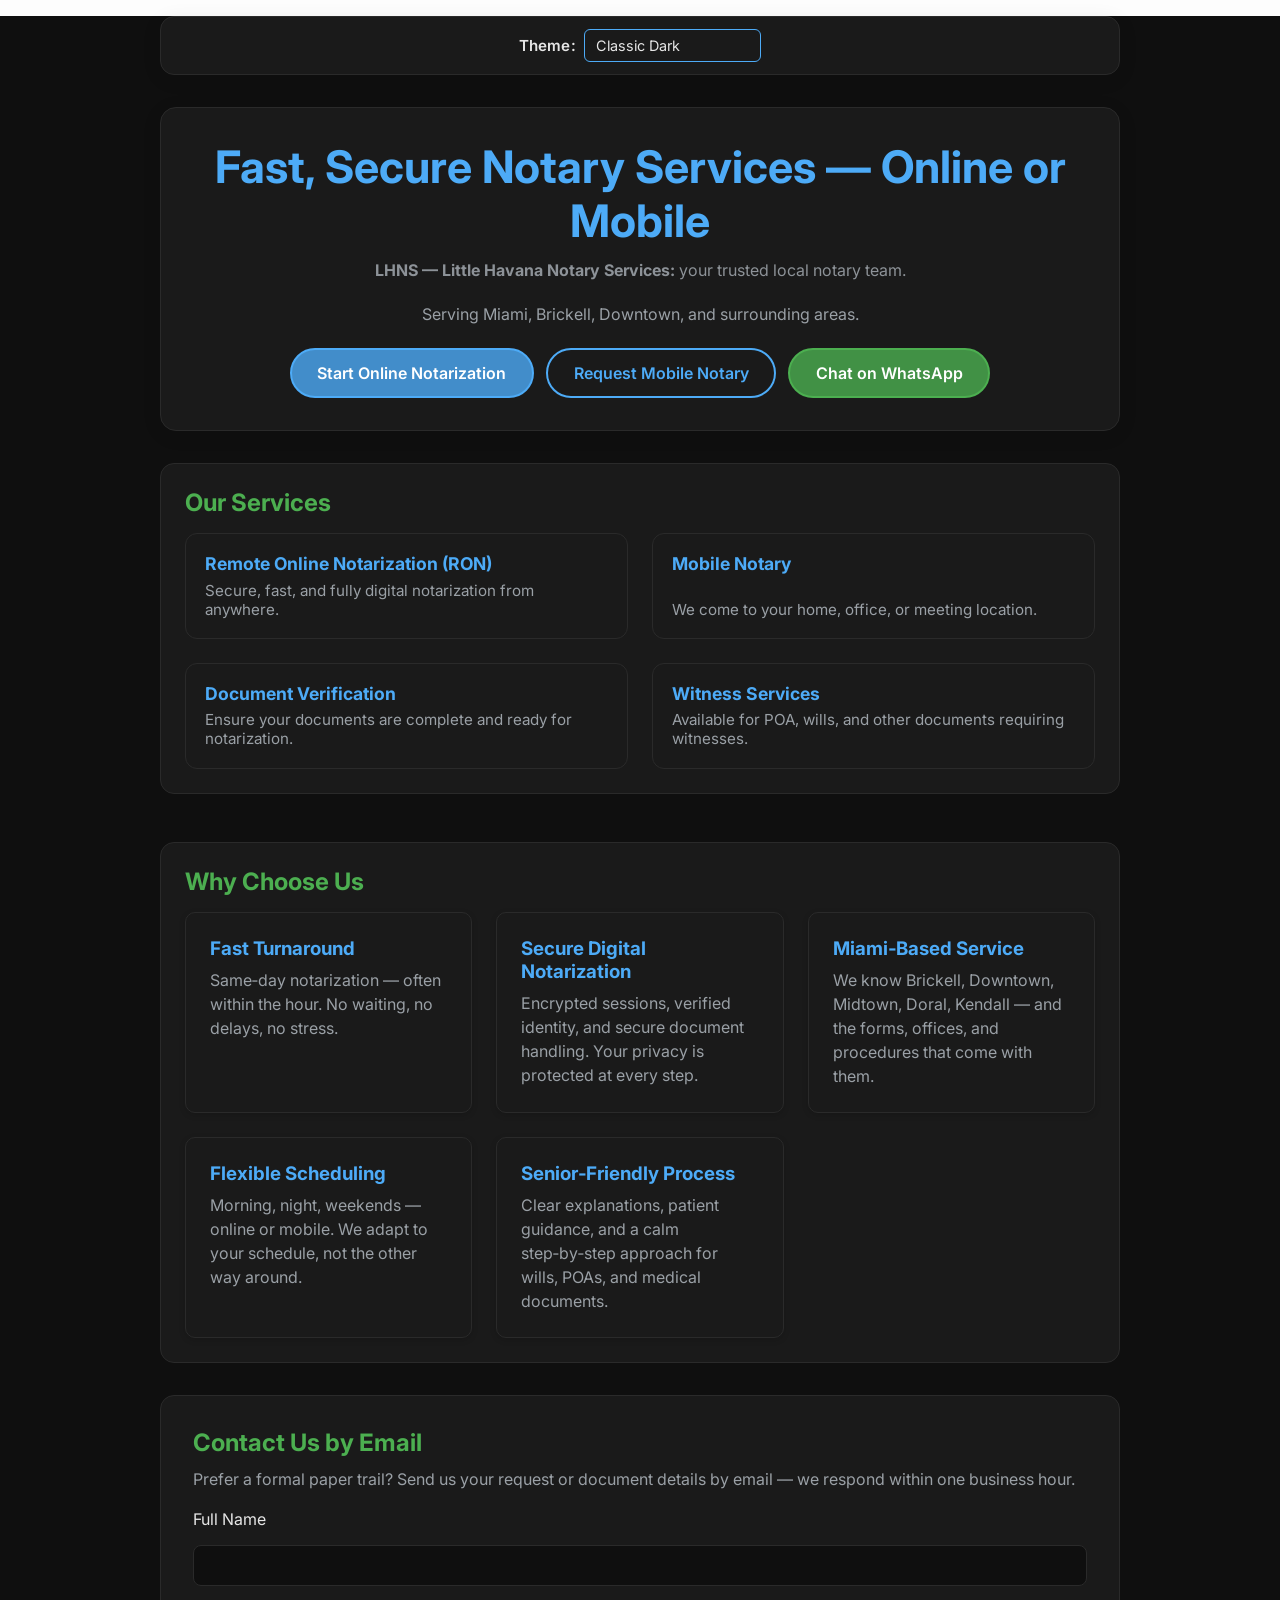
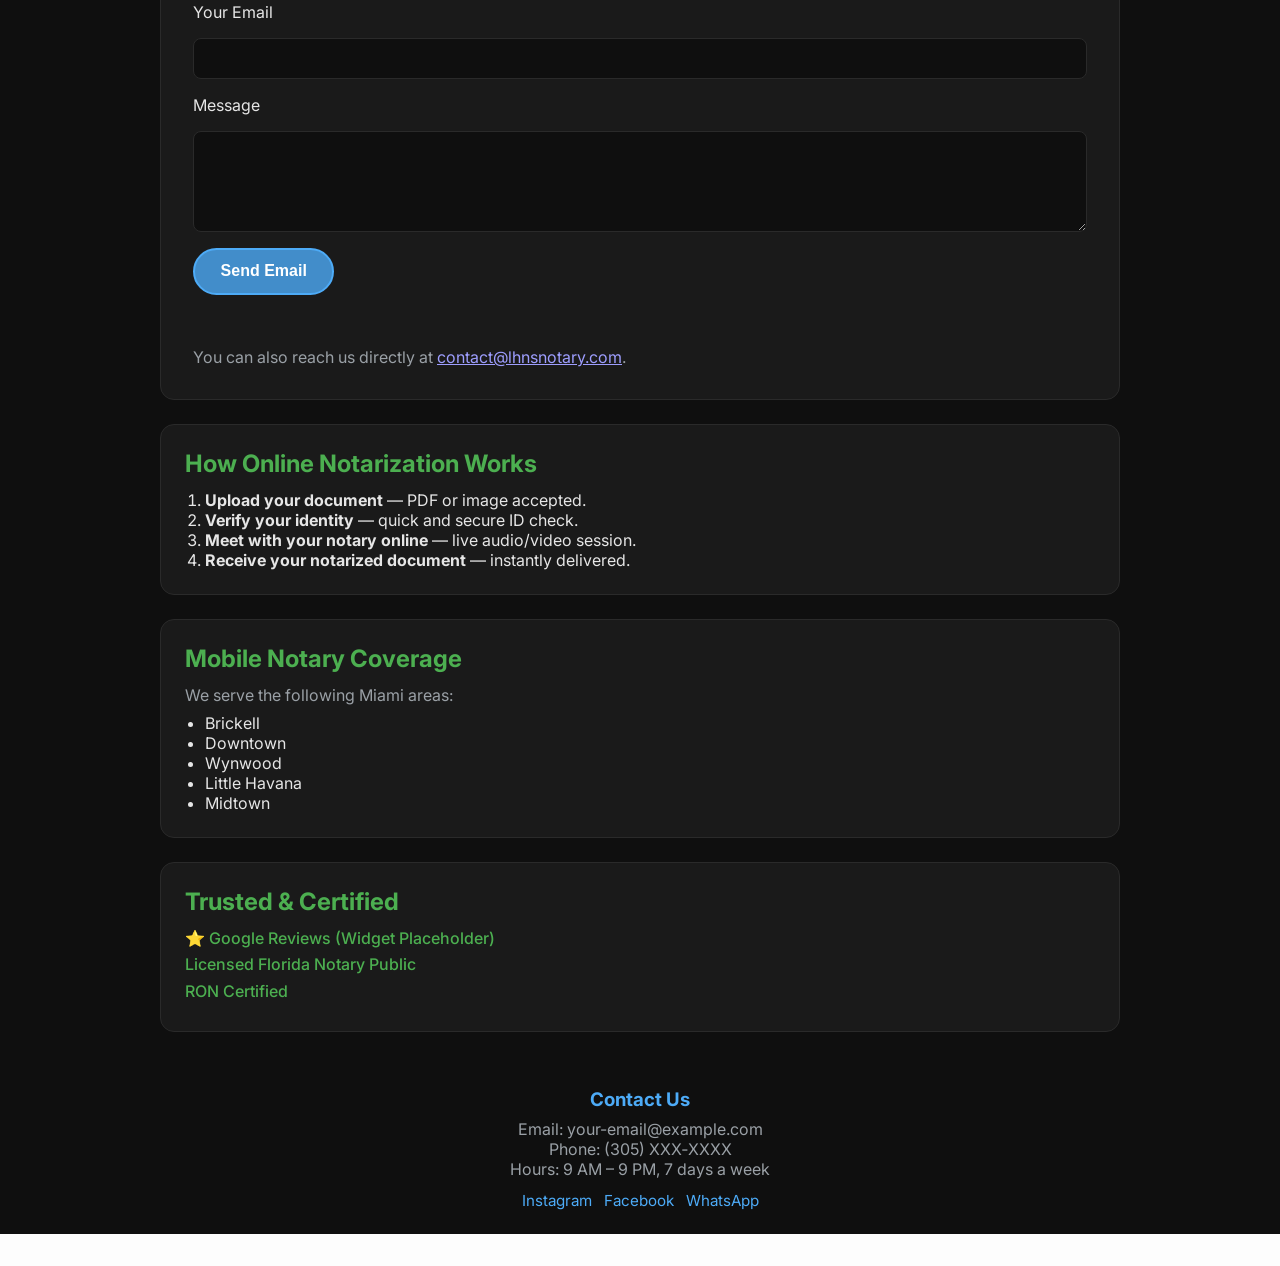
<file: index.html>
<!DOCTYPE html>
<html lang="en">
<head>
    <meta charset="UTF-8">
    <meta name="viewport" content="width=device-width, initial-scale=1.0">
    <title>Fast, Secure Notary Services — Online or Mobile | Miami</title>
    <link rel="stylesheet" href="assets/css/style.css">
    <link rel="icon" type="image/png" href="assets/img/Gemini_Generated_Image_ox1azzox1azzox1a.png">

    
</head>

<body>
    <div class="theme-selector">
    <label for="theme">Theme:</label>
        <select id="theme">
            <option value="classic-dark">Classic Dark</option>
            <option value="miami-dark">Miami Dark</option>
            <option value="miami-solarized">Miami Solarized</option>
            <option value="brickell-neon">Brickell Neon</option>
            <option value="brickell-neon-solarized">Brickell Neon Solarized</option>
        </select>
    </div>
    <!-- HERO SECTION -->
<!-- HERO SECTION -->
        <header>
            <h1>Fast, Secure Notary Services — Online or Mobile</h1>
            <p class="lhns-tagline"><strong>LHNS — Little Havana Notary Services:</strong> your trusted local notary team.</p>

            <p>Serving Miami, Brickell, Downtown, and surrounding areas.</p>

            <div class="hero-buttons">
                <a href="pages/scheduler.html" class="btn-primary">Start Online Notarization</a>
                <a href="pages/scheduler.html" class="btn-secondary">Request Mobile Notary</a>
                <a href="https://wa.me/17864864799" class="btn-whatsapp">Chat on WhatsApp</a>
            </div>
        </header>



    <!-- QUICK SERVICE CARDS -->
    <section id="quick-services">
        <h2>Our Services</h2>
        <div class="service-grid">
            <div class="service-card">
                <h3>Remote Online Notarization (RON)</h3>
                <p>Secure, fast, and fully digital notarization from anywhere.</p>
            </div>

            <div class="service-card">
                <h3>Mobile Notary</h3>
                <p>We come to your home, office, or meeting location.</p>
            </div>

            <div class="service-card">
                <h3>Document Verification</h3>
                <p>Ensure your documents are complete and ready for notarization.</p>
            </div>

            <div class="service-card">
                <h3>Witness Services</h3>
                <p>Available for POA, wills, and other documents requiring witnesses.</p>
            </div>
    </div>
    </section>


    <!-- WHY CHOOSE US -->
    <section id="why-us">
    <h2>Why Choose Us</h2>

        <div class="why-grid">

            <div class="why-card">
            <h3>Fast Turnaround</h3>
            <p>Same‑day notarization — often within the hour. No waiting, no delays, no stress.</p>
            </div>

            <div class="why-card">
            <h3>Secure Digital Notarization</h3>
            <p>Encrypted sessions, verified identity, and secure document handling. Your privacy is protected at every step.</p>
            </div>

            <div class="why-card">
            <h3>Miami‑Based Service</h3>
            <p>We know Brickell, Downtown, Midtown, Doral, Kendall — and the forms, offices, and procedures that come with them.</p>
            </div>

            <div class="why-card">
            <h3>Flexible Scheduling</h3>
            <p>Morning, night, weekends — online or mobile. We adapt to your schedule, not the other way around.</p>
            </div>

            <div class="why-card">
            <h3>Senior‑Friendly Process</h3>
            <p>Clear explanations, patient guidance, and a calm step‑by‑step approach for wills, POAs, and medical documents.</p>
            </div>

        </div>
    </section>


    <section id="email-contact">
        <h2>Contact Us by Email</h2>
        <p>Prefer a formal paper trail? Send us your request or document details by email — we respond within one business hour.</p>
        <br>       
        <form id="emailForm" action="https://formspree.io/f/xeeynbkn" method="POST">
            <label for="name">Full Name</label>
            <input type="text" id="name" name="name" required>

            <label for="email">Your Email</label>
            <input type="email" id="email" name="_replyto" required>

            <label for="message">Message</label>
            <textarea id="message" name="message" rows="5" required></textarea>

            <button type="submit" class="btn-primary">Send Email</button>
            <br>
        </form>

        <p class="email-note">You can also reach us directly at <a href="mailto:contact@lhnsnotary.com">contact@lhnsnotary.com</a>.</p>
    </section>

    <!-- HOW RON WORKS -->
    <section id="how-ron-works">
        <h2>How Online Notarization Works</h2>

        <ol>
            <li><strong>Upload your document</strong> — PDF or image accepted.</li>
            <li><strong>Verify your identity</strong> — quick and secure ID check.</li>
            <li><strong>Meet with your notary online</strong> — live audio/video session.</li>
            <li><strong>Receive your notarized document</strong> — instantly delivered.</li>
        </ol>
    </section>


    <!-- MOBILE COVERAGE MAP -->
    <section id="coverage">
        <h2>Mobile Notary Coverage</h2>
        <p>We serve the following Miami areas:</p>

        <ul>
            <li>Brickell</li>
            <li>Downtown</li>
            <li>Wynwood</li>
            <li>Little Havana</li>
            <li>Midtown</li>
        </ul>
    </section>


    <!-- TRUST SIGNALS -->
    <section id="trust">
        <h2>Trusted & Certified</h2>

        <div class="trust-items">
            <p>⭐ Google Reviews (Widget Placeholder)</p>
            <p>Licensed Florida Notary Public</p>
            <p>RON Certified</p>
        </div>
    </section>


    <!-- FOOTER -->
    <footer>
        <h3>Contact Us</h3>
        <p>Email: your-email@example.com</p>
        <p>Phone: (305) XXX‑XXXX</p>
        <p>Hours: 9 AM – 9 PM, 7 days a week</p>

        <div class="social-links">
            <a href="#">Instagram</a>
            <a href="#">Facebook</a>
            <a href="#">WhatsApp</a>
        </div>
    </footer>

    <script src="assets/js/theme.js" defer></script>
    <script src="assets/js/form.js" defer></script>

</body>
</html>
</file>
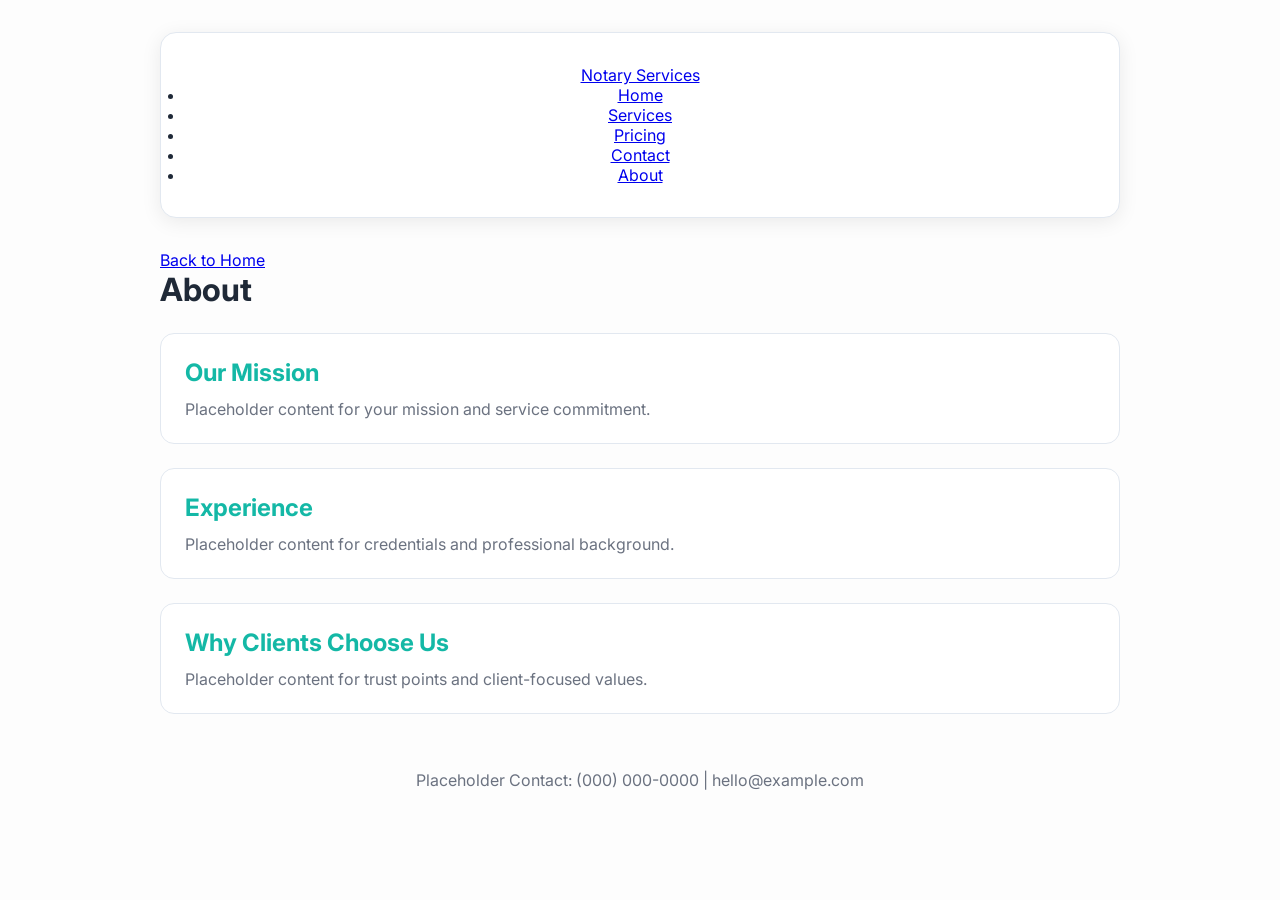
<file: pages/about.html>
<!doctype html>
<html lang="en">
  <head>
    <meta charset="UTF-8" />
    <meta name="viewport" content="width=device-width, initial-scale=1.0" />
    <title>About | Notary Services</title>
    <link rel="stylesheet" href="../assets/css/style.css" />
  </head>
  <body>
    <header class="site-header">
      <div class="container header-inner">
        <a class="brand" href="../index.html">Notary Services</a>
        <nav aria-label="Main navigation">
          <ul class="nav-list">
            <li><a href="../index.html">Home</a></li>
            <li><a href="services.html">Services</a></li>
            <li><a href="pricing.html">Pricing</a></li>
            <li><a href="contact.html">Contact</a></li>
            <li><a href="about.html" aria-current="page">About</a></li>
          </ul>
        </nav>
      </div>
    </header>

    <main class="page-main">
      <div class="container">
        <p><a href="../index.html">Back to Home</a></p>
        <h1 class="page-title">About</h1>

        <section class="page-section">
          <h2>Our Mission</h2>
          <p>Placeholder content for your mission and service commitment.</p>
        </section>

        <section class="page-section">
          <h2>Experience</h2>
          <p>Placeholder content for credentials and professional background.</p>
        </section>

        <section class="page-section">
          <h2>Why Clients Choose Us</h2>
          <p>Placeholder content for trust points and client-focused values.</p>
        </section>
      </div>
    </main>

    <footer class="site-footer">
      <div class="container">
        <p>Placeholder Contact: (000) 000-0000 | hello@example.com</p>
      </div>
    </footer>
    <script src="../assets/js/theme.js" defer></script>
  </body>
</html>
</file>
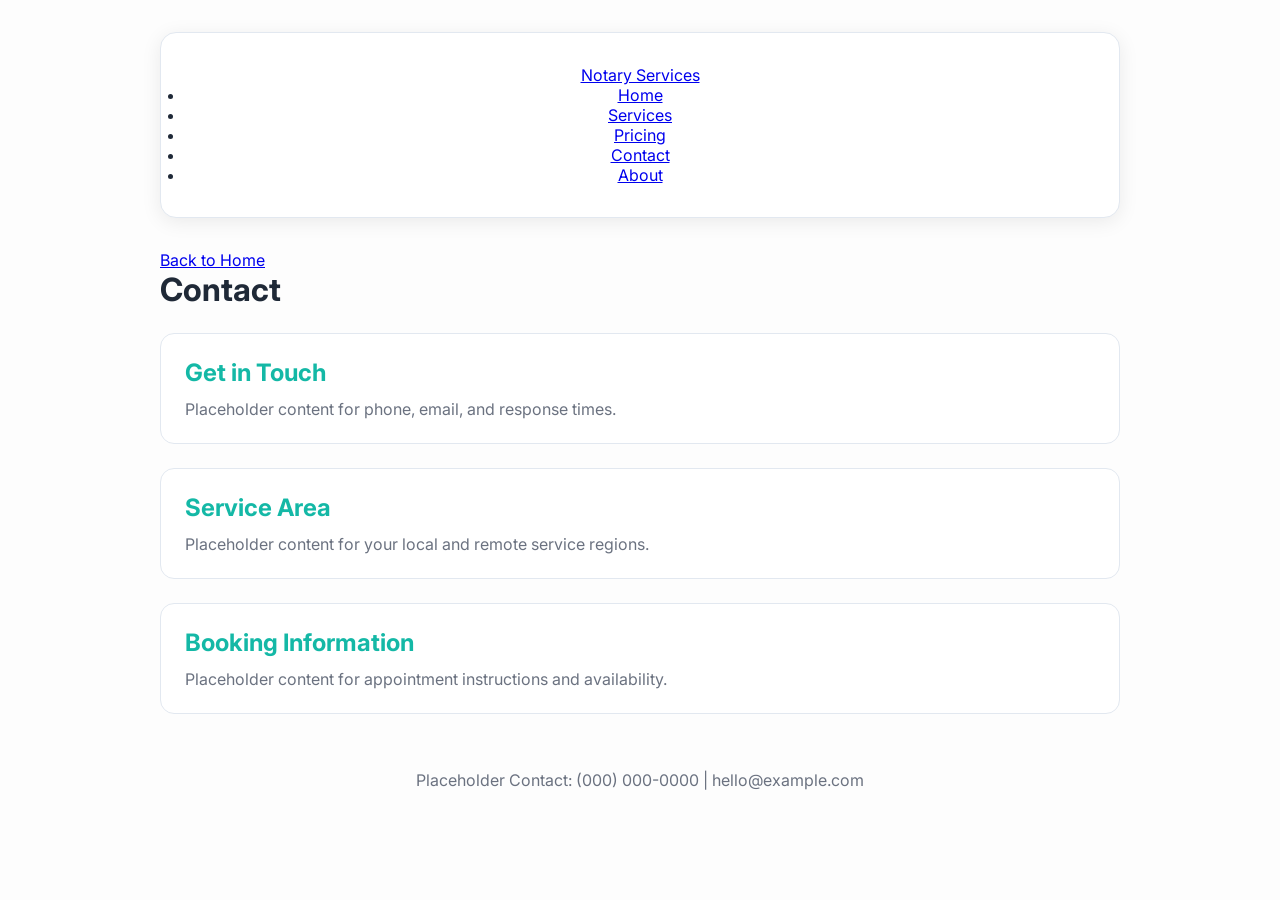
<file: pages/contact.html>
<!doctype html>
<html lang="en">
  <head>
    <meta charset="UTF-8" />
    <meta name="viewport" content="width=device-width, initial-scale=1.0" />
    <title>Contact | Notary Services</title>
    <link rel="stylesheet" href="../assets/css/style.css" />
  </head>
  <body>
    <header class="site-header">
      <div class="container header-inner">
        <a class="brand" href="../index.html">Notary Services</a>
        <nav aria-label="Main navigation">
          <ul class="nav-list">
            <li><a href="../index.html">Home</a></li>
            <li><a href="services.html">Services</a></li>
            <li><a href="pricing.html">Pricing</a></li>
            <li><a href="contact.html" aria-current="page">Contact</a></li>
            <li><a href="about.html">About</a></li>
          </ul>
        </nav>
      </div>
    </header>

    <main class="page-main">
      <div class="container">
        <p><a href="../index.html">Back to Home</a></p>
        <h1 class="page-title">Contact</h1>

        <section class="page-section">
          <h2>Get in Touch</h2>
          <p>Placeholder content for phone, email, and response times.</p>
        </section>

        <section class="page-section">
          <h2>Service Area</h2>
          <p>Placeholder content for your local and remote service regions.</p>
        </section>

        <section class="page-section">
          <h2>Booking Information</h2>
          <p>Placeholder content for appointment instructions and availability.</p>
        </section>
      </div>
    </main>

    <footer class="site-footer">
      <div class="container">
        <p>Placeholder Contact: (000) 000-0000 | hello@example.com</p>
      </div>
    </footer>
    <script src="../assets/js/theme.js" defer></script>
  </body>
</html>
</file>
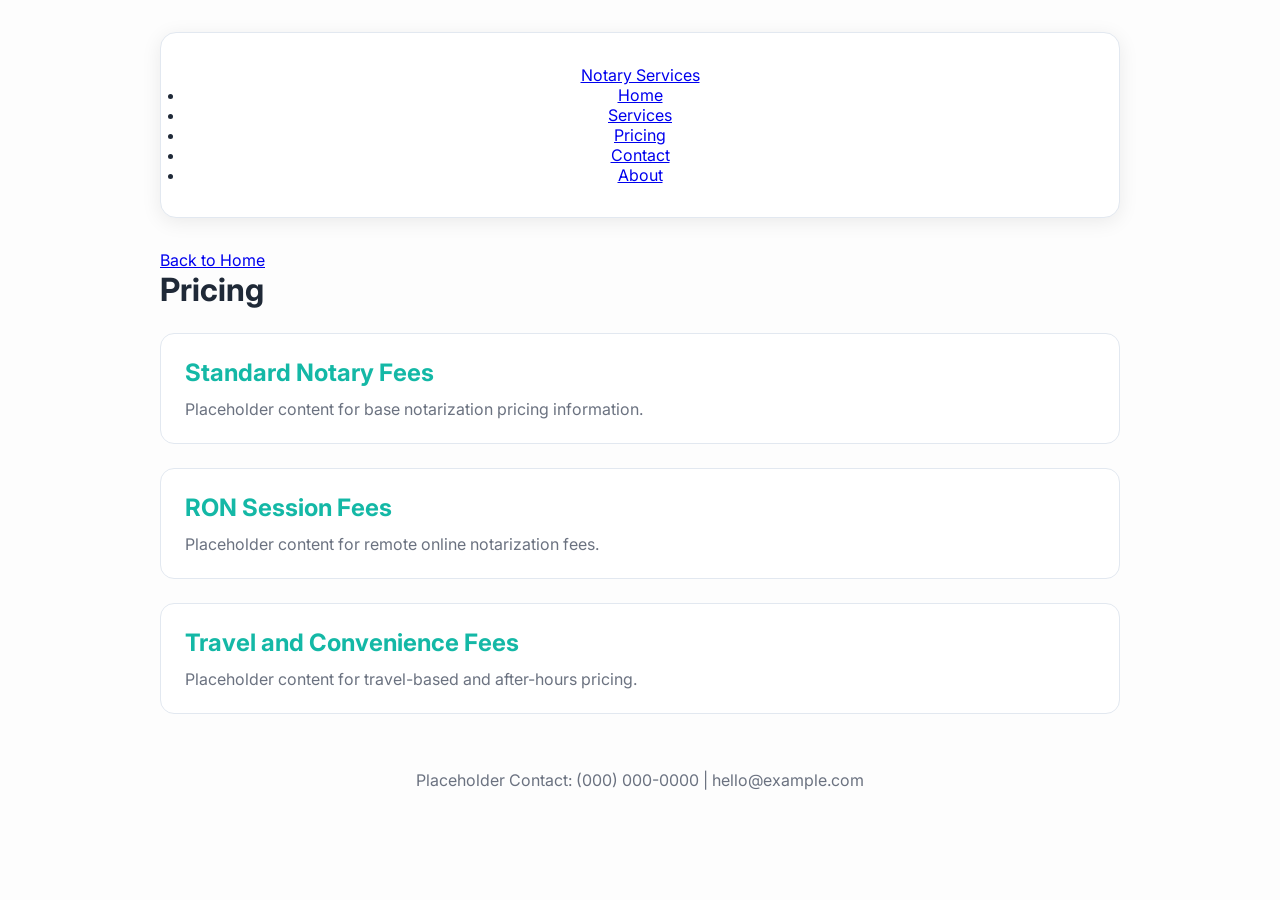
<file: pages/pricing.html>
<!doctype html>
<html lang="en">
  <head>
    <meta charset="UTF-8" />
    <meta name="viewport" content="width=device-width, initial-scale=1.0" />
    <title>Pricing | Notary Services</title>
    <link rel="stylesheet" href="../assets/css/style.css" />
  </head>
  <body>
    <header class="site-header">
      <div class="container header-inner">
        <a class="brand" href="../index.html">Notary Services</a>
        <nav aria-label="Main navigation">
          <ul class="nav-list">
            <li><a href="../index.html">Home</a></li>
            <li><a href="services.html">Services</a></li>
            <li><a href="pricing.html" aria-current="page">Pricing</a></li>
            <li><a href="contact.html">Contact</a></li>
            <li><a href="about.html">About</a></li>
          </ul>
        </nav>
      </div>
    </header>

    <main class="page-main">
      <div class="container">
        <p><a href="../index.html">Back to Home</a></p>
        <h1 class="page-title">Pricing</h1>

        <section class="page-section">
          <h2>Standard Notary Fees</h2>
          <p>Placeholder content for base notarization pricing information.</p>
        </section>

        <section class="page-section">
          <h2>RON Session Fees</h2>
          <p>Placeholder content for remote online notarization fees.</p>
        </section>

        <section class="page-section">
          <h2>Travel and Convenience Fees</h2>
          <p>Placeholder content for travel-based and after-hours pricing.</p>
        </section>
      </div>
    </main>

    <footer class="site-footer">
      <div class="container">
        <p>Placeholder Contact: (000) 000-0000 | hello@example.com</p>
      </div>
    </footer>
    <script src="../assets/js/theme.js" defer></script>
  </body>
</html>
</file>
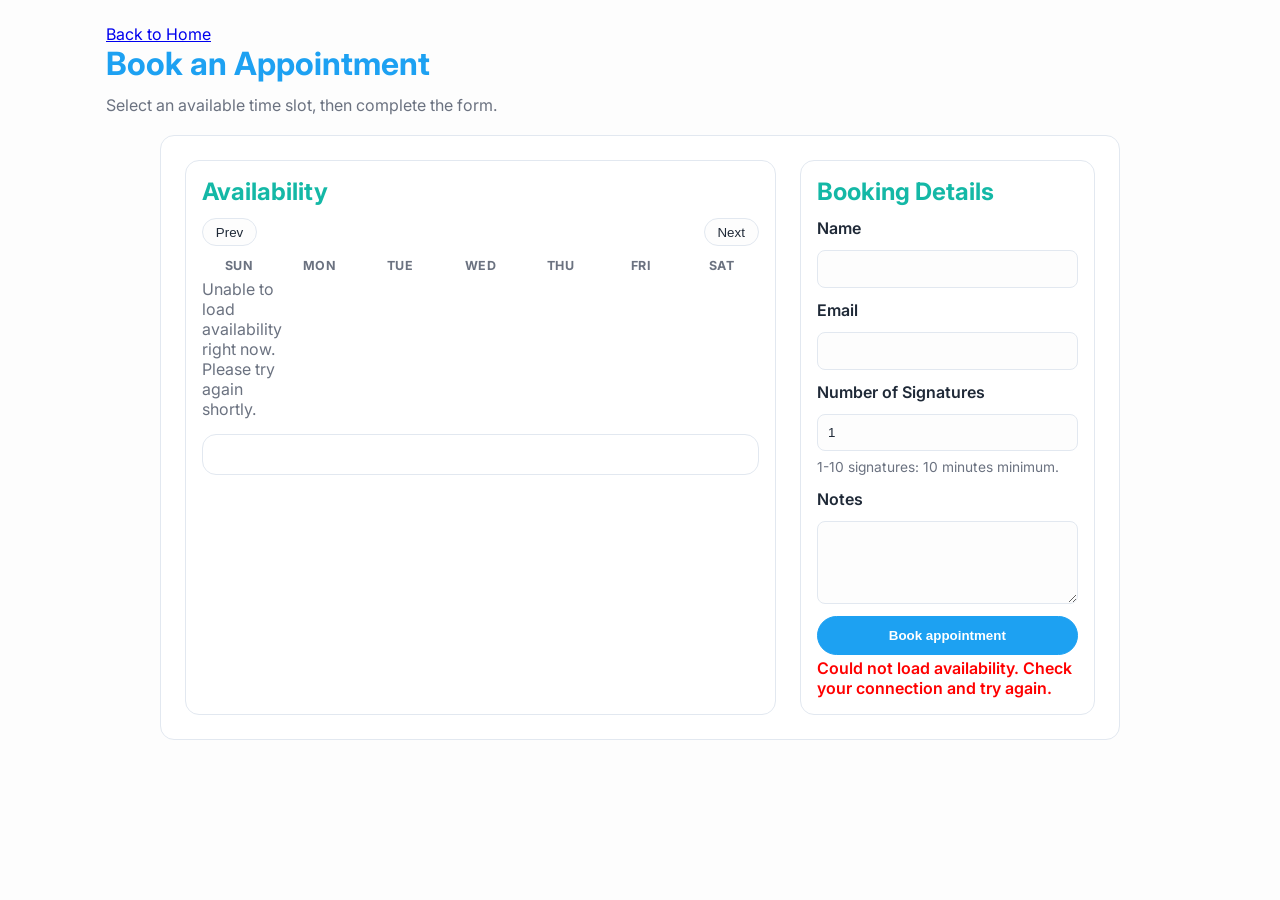
<file: pages/scheduler.html>
<!doctype html>
<html lang="en">
  <head>
    <meta charset="UTF-8" />
    <meta name="viewport" content="width=device-width, initial-scale=1.0" />
    <title>Scheduler | Notary Services</title>
    <link rel="stylesheet" href="../assets/css/style.css" />
    <link rel="stylesheet" href="../assets/css/scheduler.css" />
  </head>
  <body>
    <main class="scheduler-main">
      <p><a href="../index.html">Back to Home</a></p>
      <h1>Book an Appointment</h1>
      <p>Select an available time slot, then complete the form.</p>

      <section class="scheduler-layout" aria-label="Appointment scheduler">
        <div class="calendar-panel">
          <h2>Availability</h2>
          <div class="calendar-toolbar" aria-label="Calendar navigation">
            <button id="prevMonth" type="button" class="month-nav" aria-label="Previous month">Prev</button>
            <p id="monthLabel" class="month-label" aria-live="polite"></p>
            <button id="nextMonth" type="button" class="month-nav" aria-label="Next month">Next</button>
          </div>

          <div class="calendar-weekdays" aria-hidden="true">
            <span>Sun</span>
            <span>Mon</span>
            <span>Tue</span>
            <span>Wed</span>
            <span>Thu</span>
            <span>Fri</span>
            <span>Sat</span>
          </div>

          <div id="calendar" class="calendar-grid" aria-live="polite"></div>

          <section id="daySlots" class="day-slots" aria-live="polite"></section>
        </div>

        <div class="booking-panel">
          <h2>Booking Details</h2>
          <form id="bookingForm">
            <label for="name">Name</label>
            <input id="name" name="name" type="text" required />

            <label for="email">Email</label>
            <input id="email" name="email" type="email" required />

            <label for="signatureCount">Number of Signatures</label>
            <input id="signatureCount" name="signatureCount" type="number" min="1" step="1" value="1" required />
            <p id="durationHint" class="duration-hint" aria-live="polite"></p>

            <label for="notes">Notes</label>
            <textarea id="notes" name="notes" rows="4"></textarea>

            <input id="selectedDatetime" name="selectedDatetime" type="hidden" />

            <button type="submit">Book appointment</button>
          </form>

          <div id="loadingOverlay" aria-hidden="true">
            <img src="../assets/img/spinner.webp" alt="Loading..." />
          </div>

          <p id="message" role="status" aria-live="polite"></p>
        </div>
      </section>
    </main>

    <script src="../assets/js/theme.js" defer></script>
    <script src="../assets/js/scheduler.js" defer></script>
  </body>
</html>
</file>
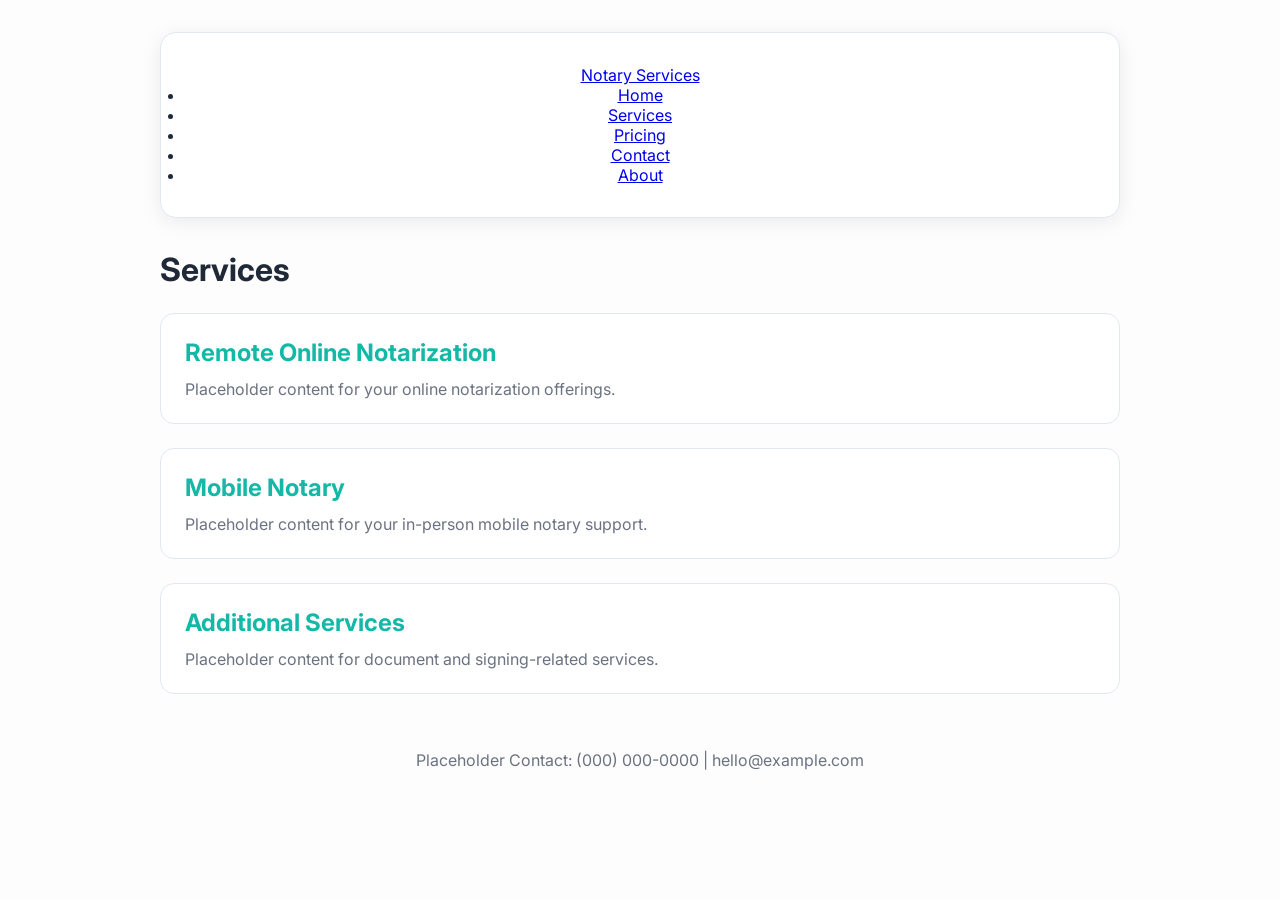
<file: pages/services.html>
<!doctype html>
<html lang="en">
  <head>
    <meta charset="UTF-8" />
    <meta name="viewport" content="width=device-width, initial-scale=1.0" />
    <title>Services | Notary Services</title>
    <link rel="stylesheet" href="../assets/css/style.css" />
  </head>
  <body>
    <header class="site-header">
      <div class="container header-inner">
        <a class="brand" href="../index.html">Notary Services</a>
        <nav aria-label="Main navigation">
          <ul class="nav-list">
            <li><a href="../index.html">Home</a></li>
            <li><a href="services.html" aria-current="page">Services</a></li>
            <li><a href="pricing.html">Pricing</a></li>
            <li><a href="contact.html">Contact</a></li>
            <li><a href="about.html">About</a></li>
          </ul>
        </nav>
      </div>
    </header>

    <main class="page-main">
      <div class="container">
        <h1 class="page-title">Services</h1>

        <section class="page-section">
          <h2>Remote Online Notarization</h2>
          <p>Placeholder content for your online notarization offerings.</p>
        </section>

        <section class="page-section">
          <h2>Mobile Notary</h2>
          <p>Placeholder content for your in-person mobile notary support.</p>
        </section>

        <section class="page-section">
          <h2>Additional Services</h2>
          <p>Placeholder content for document and signing-related services.</p>
        </section>
      </div>
    </main>

    <footer class="site-footer">
      <div class="container">
        <p>Placeholder Contact: (000) 000-0000 | hello@example.com</p>
      </div>
    </footer>
  </body>
</html>
</file>
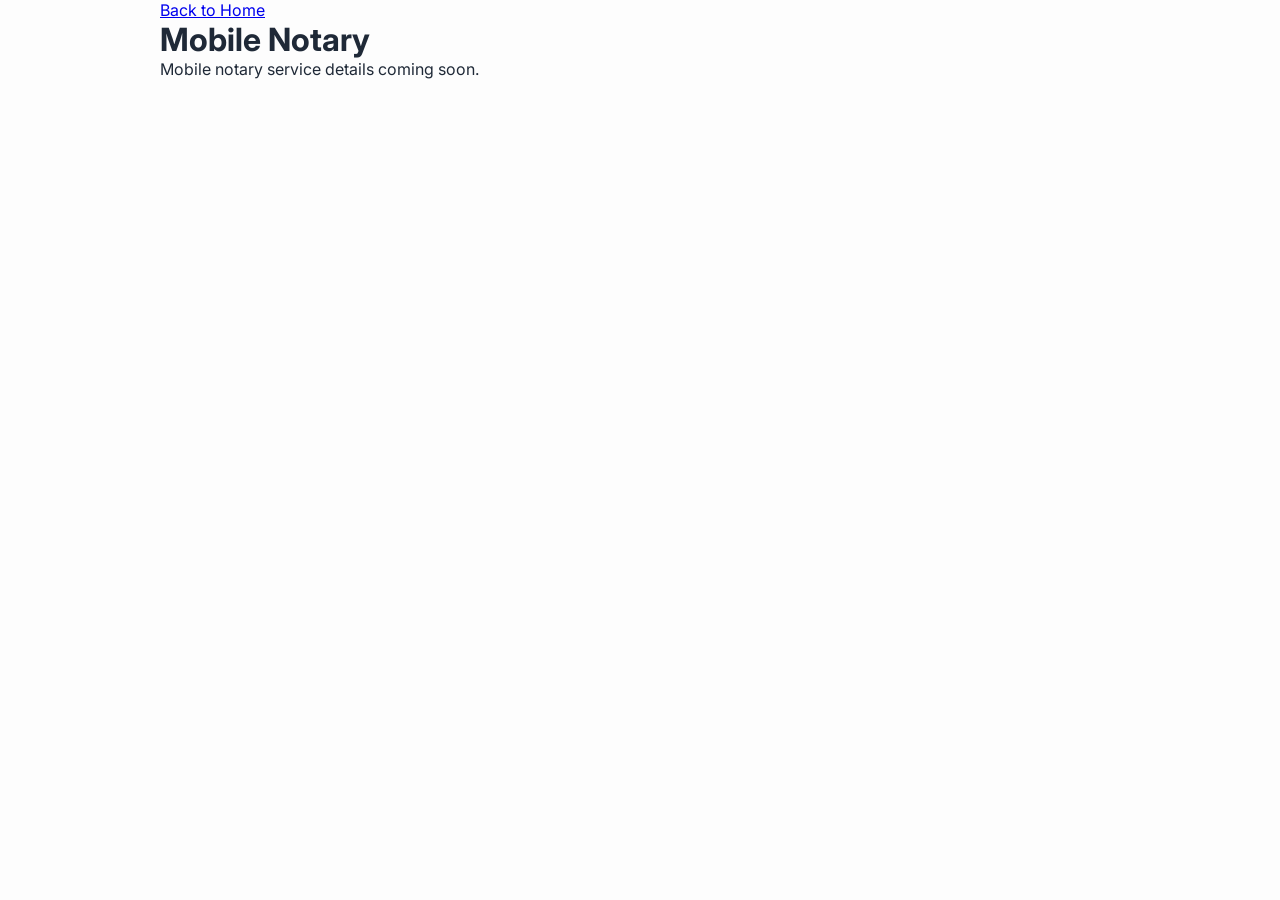
<file: pages/services/mobile.html>
<!doctype html>
<html lang="en">
	<head>
		<meta charset="UTF-8" />
		<meta name="viewport" content="width=device-width, initial-scale=1.0" />
		<title>Mobile Notary | Notary Services</title>
		<link rel="stylesheet" href="../../assets/css/style.css" />
	</head>
	<body>
		<main class="page-main">
			<div class="container">
				<p><a href="../../index.html">Back to Home</a></p>
				<h1 class="page-title">Mobile Notary</h1>
				<p>Mobile notary service details coming soon.</p>
			</div>
		</main>
		<script src="../../assets/js/theme.js" defer></script>
	</body>
</html>
</file>
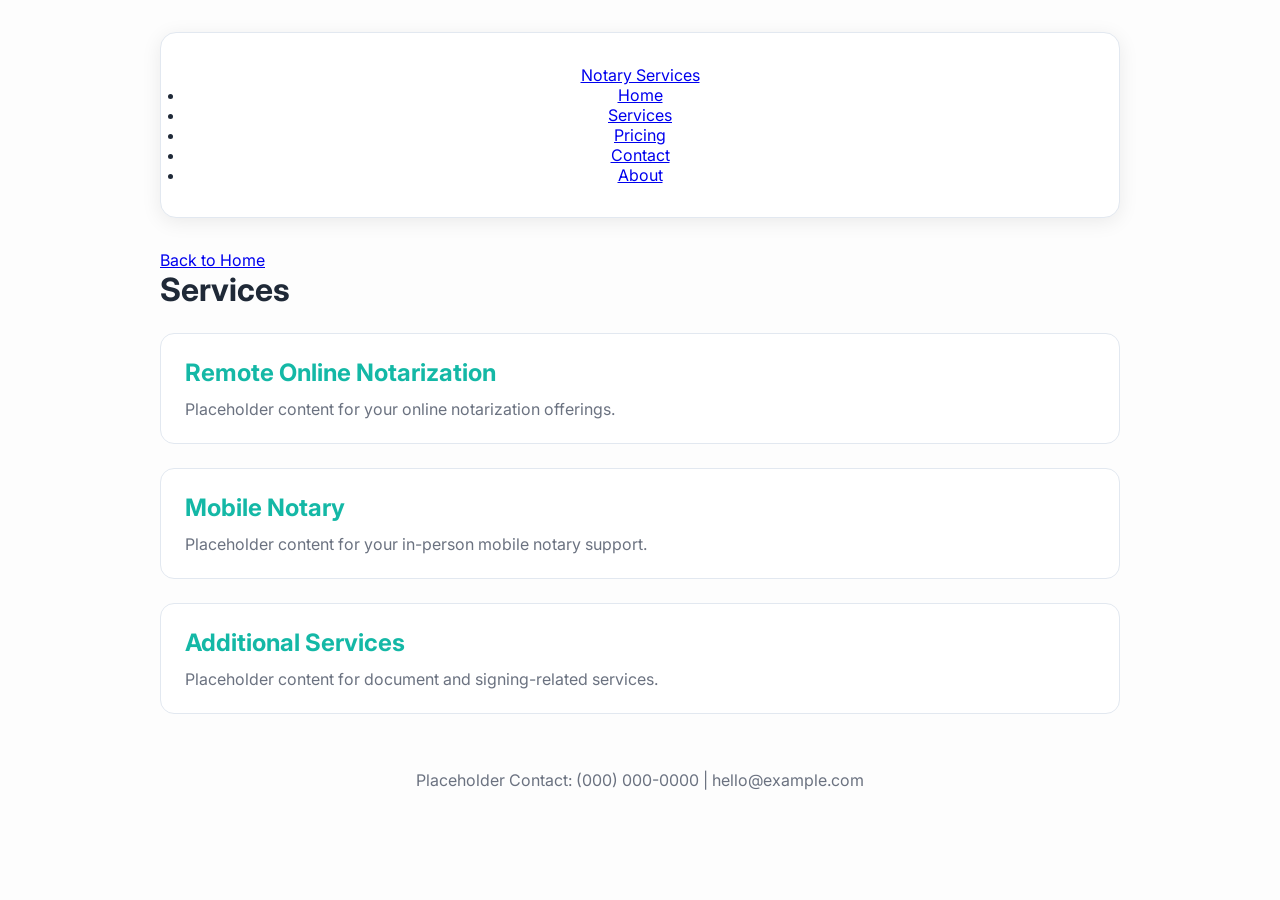
<file: pages/services/RON.html>
<!doctype html>
<html lang="en">
  <head>
    <meta charset="UTF-8" />
    <meta name="viewport" content="width=device-width, initial-scale=1.0" />
    <title>Services | Notary Services</title>
    <link rel="stylesheet" href="../../assets/css/style.css" />
  </head>
  <body>
    <header class="site-header">
      <div class="container header-inner">
        <a class="brand" href="../index.html">Notary Services</a>
        <nav aria-label="Main navigation">
          <ul class="nav-list">
            <li><a href="../index.html">Home</a></li>
            <li><a href="services.html" aria-current="page">Services</a></li>
            <li><a href="pricing.html">Pricing</a></li>
            <li><a href="contact.html">Contact</a></li>
            <li><a href="about.html">About</a></li>
          </ul>
        </nav>
      </div>
    </header>

    <main class="page-main">
      <div class="container">
        <p><a href="../../index.html">Back to Home</a></p>
        <h1 class="page-title">Services</h1>

        <section class="page-section">
          <h2>Remote Online Notarization</h2>
          <p>Placeholder content for your online notarization offerings.</p>
        </section>

        <section class="page-section">
          <h2>Mobile Notary</h2>
          <p>Placeholder content for your in-person mobile notary support.</p>
        </section>

        <section class="page-section">
          <h2>Additional Services</h2>
          <p>Placeholder content for document and signing-related services.</p>
        </section>
      </div>
    </main>

    <footer class="site-footer">
      <div class="container">
        <p>Placeholder Contact: (000) 000-0000 | hello@example.com</p>
      </div>
    </footer>
    <script src="../../assets/js/theme.js" defer></script>
  </body>
</html>
</file>
<file: assets/css/style.css>
@import url('https://fonts.googleapis.com/css2?family=Inter:wght@300;400;500;600;700&display=swap');

/* ===== Base Reset ===== */
* {
    margin: 0;
    padding: 0;
    box-sizing: border-box;
}

html, body {
    background-color: var(--bg-main) !important;
    color: var(--text-main);
}

body {
    font-family: var(--font-main);
}

/* ===== Miami Color Palette ===== */
:root {
    /* Light Mode — Miami Day */
    --bg-main: #FDFDFD;          /* Coconut White */
    --bg-card: #FFFFFF;
    --accent: #1DA1F2;           /* Ocean Blue */
    --accent-secondary: #14B8A6; /* Brickell Teal */
    --accent-warm: #FF6F61;      /* Sunset Coral */
    --text-main: #1F2937;
    --text-muted: #6B7280;
    --border-soft: #E2E8F0;

    --font-main: 'Inter', system-ui, sans-serif;
}

/* ===== Dark Mode — Miami Night ===== */
@media (prefers-color-scheme: dark) {
    :root {
        --bg-main: #0D1B2A;       /* Night Navy */
        --bg-card: #1B263B;       /* Deep Teal */
        --accent: #4DB5F7;        /* Light Ocean Blue */
        --accent-secondary: #2DD4BF; /* Bright Brickell Teal */
        --accent-warm: #FF8A75;   /* Soft Sunset Coral */
        --text-main: #E5E7EB;
        --text-muted: #9CA3AF;
        --border-soft: #2D3A4A;
    }
}

/* ===== Global Styles ===== */
body[data-theme="classic-dark"] {
    --bg-main: #0f0f0f;
    --bg-card: #1a1a1a;
    --accent: #4dabf7;
    --accent-secondary: #4caf50;
    --accent-warm: #ff6f61;
    --text-main: #e6e6e6;
    --text-muted: #9aa0a6;
    --border-soft: #2a2a2a;
}
body[data-theme="miami-dark"] {
    --bg-main: #0D1B2A;       /* Night Navy */
    --bg-card: #1B263B;       /* Deep Teal */
    --accent: #4DB5F7;        /* Light Ocean Blue */
    --accent-secondary: #2DD4BF; /* Bright Brickell Teal */
    --accent-warm: #FF8A75;   /* Soft Sunset Coral */
    --text-main: #E5E7EB;
    --text-muted: #9CA3AF;
    --border-soft: #2D3A4A;
}
body[data-theme="miami-solarized"] {
    --bg-main: #FDF6E3;       /* Solarized Base */
    --bg-card: #FFFDF7;
    --accent: #268BD2;        /* Solarized Blue */
    --accent-secondary: #2AA198; /* Solarized Cyan */
    --accent-warm: #CB4B16;   /* Solarized Orange */
    --text-main: #073642;     /* Deep Cyan */
    --text-muted: #586E75;
    --border-soft: #EEE8D5;
}
body[data-theme="brickell-neon"] {
    --bg-main: #0A0F1F;
    --bg-card: #11182C;

    /* Soft Neon */
    --accent: #00C4D8;          /* Soft Neon Cyan */
    --accent-secondary: #00D98A; /* Soft Neon Mint */
    --accent-warm: #E600B4;     /* Soft Neon Pink */

    --text-main: #E0EFFF;
    --text-muted: #8AA3C2;
    --border-soft: #1F2A40;
}
body[data-theme="brickell-neon-solarized"] {
    --bg-main: #002B36;       /* Solarized Deep */
    --bg-card: #073642;
    --accent: #00E5FF;        /* Neon Cyan */
    --accent-secondary: #2AA198; /* Solarized Cyan */
    --accent-warm: #E600B4;   /* Neon Pink */
    --text-main: #EEE8D5;     /* Solarized Light */
    --text-muted: #93A1A1;
    --border-soft: #586E75;
}

body[data-theme="classic-dark"],
body[data-theme="miami-dark"],
body[data-theme="brickell-neon"],
body[data-theme="brickell-neon-solarized"] {
    color-scheme: dark;
}

body[data-theme="miami-solarized"] {
    color-scheme: light;
}


main {
    max-width: 960px;
    margin: 0 auto;
}

/* ===== Header / Hero ===== */
header {
    max-width: 960px;
    margin: 2rem auto;
    text-align: center;
    padding: 2rem 1.5rem;
    background-color: var(--bg-card);
    border-radius: 16px;
    box-shadow: 0 4px 20px rgba(0, 0, 0, 0.08);
    border: 1px solid var(--border-soft);
}

header h1 {
    font-size: 2.4rem;
    margin-bottom: 0.75rem;
    color: var(--accent);
}

header p {
    color: var(--text-muted);
    margin-bottom: 1.5rem;
}

/* ===== Buttons ===== */
.hero-buttons {
    display: flex;
    flex-wrap: wrap;
    justify-content: center;
    gap: 0.75rem;
}

.btn-primary,
.btn-secondary,
.btn-whatsapp {
    display: inline-block;
    padding: 0.8rem 1.6rem;
    border-radius: 999px;
    text-decoration: none;
    font-weight: 600;
    font-size: 1rem;
    transition: transform 0.1s ease, box-shadow 0.1s ease;
}

.btn-primary {
    background-color: color-mix(in srgb, var(--accent) 80%, transparent);
    color: #ffffff;
    border: 2px solid var(--accent);
}

.btn-secondary {
    background-color: var(--bg-card);
    color: var(--accent);
    border: 2px solid var(--accent);
}

.btn-whatsapp {
    background-color: color-mix(in srgb, var(--accent-secondary) 80%, transparent);
    color: #ffffff;
    border: 2px solid var(--accent-secondary);
}

.btn-primary:hover,
.btn-secondary:hover,
.btn-whatsapp:hover {
    transform: translateY(-2px);
    box-shadow: 0 4px 14px rgba(0, 0, 0, 0.15);
}

/* ===== Sections ===== */
section {
    max-width: 960px;
    margin: 1.5rem auto;
    padding: 1.5rem;
    background-color: var(--bg-card);
    border-radius: 14px;
    border: 1px solid var(--border-soft);
}

section h2 {
    margin-bottom: 0.75rem;
    font-size: 1.5rem;
    color: var(--accent-secondary);
}

section p {
    color: var(--text-muted);
}

/* ===== Service Cards ===== */
#quick-services {
    display: block;
    width: 100%;
}

#quick-services h2 {
    margin-bottom: 1rem;
}

.service-grid {
    display: grid;
    grid-template-columns: repeat(2, minmax(0, 1fr));
    gap: 1.5rem;
    align-items: stretch;
}

.service-card {
    padding: 1.25rem;
    border-radius: 12px;
    border: 1px solid var(--border-soft);
    background-color: var(--bg-card);
    text-align: left;
    display: flex;
    flex-direction: column;
    justify-content: space-between;
    transition: transform 0.1s ease, box-shadow 0.1s ease;
}

.service-card:hover {
    transform: translateY(-2px);
    box-shadow: 0 4px 12px rgba(0, 0, 0, 0.08);
}

.service-card h3 {
    margin-bottom: 0.4rem;
    font-size: 1.1rem;
    color: var(--accent);
}

.service-card p {
    font-size: 0.95rem;
    color: var(--text-muted);
}

.service-card {
    padding: 1.2rem;
    border-radius: 12px;
    border: 1px solid var(--border-soft);
    background-color: var(--bg-card);
    transition: transform 0.1s ease, box-shadow 0.1s ease;
}

.service-card:hover {
    transform: translateY(-2px);
    box-shadow: 0 4px 12px rgba(0, 0, 0, 0.08);
}

.service-card h3 {
    margin-bottom: 0.4rem;
    font-size: 1.1rem;
    color: var(--accent);
}

.service-card p {
    font-size: 0.95rem;
    color: var(--text-muted);
}

/* ===== Lists ===== */
#why-us ul,
#coverage ul {
    list-style: disc;
    padding-left: 1.25rem;
    margin-top: 0.5rem;
}

#how-ron-works ol {
    padding-left: 1.25rem;
    margin-top: 0.5rem;
}

/* ===== Trust Section ===== */
#trust .trust-items p {
    margin-bottom: 0.4rem;
    font-weight: 500;
    color: var(--accent-secondary);
}

/* ===== Footer ===== */
footer {
    max-width: 960px;
    margin: 2rem auto;
    padding: 1.5rem;
    text-align: center;
    color: var(--text-muted);
}

footer h3 {
    margin-bottom: 0.5rem;
    color: var(--accent);
}

.social-links {
    margin-top: 0.75rem;
    display: flex;
    justify-content: center;
    gap: 0.75rem;
}

.social-links a {
    color: var(--accent);
    text-decoration: none;
    font-size: 0.95rem;
}

.social-links a:hover {
    text-decoration: underline;
}

/* ===== Responsive ===== */
@media (min-width: 640px) {
    .service-grid {
        grid-template-columns: repeat(2, minmax(0, 1fr));
    }
}

@media (min-width: 900px) {
    header h1 {
        font-size: 2.8rem;
    }
}

#email-contact {
        background-color: var(--bg-card);
        padding: 2rem;
        border-radius: 14px;
        margin-top: 2rem;
        border: 1px solid var(--border-soft);
}

#email-contact h2 {
        color: var(--accent-secondary);
}

#email-contact form {
        display: flex;
        flex-direction: column;
        gap: 1rem;
}

#email-contact input,
#email-contact textarea {
        background-color: var(--bg-main);
        color: var(--text-main);
        border: 1px solid var(--border-soft);
        padding: 0.75rem;
        border-radius: 8px;
}

#email-contact button {
        align-self: flex-start;
}

.status {
        margin-top: 1rem;
        font-weight: 500;
        color: var(--accent-secondary);
        opacity: 0;
        transition: opacity 0.4s ease;
}
.status.show {
        opacity: 1;
}
@media (max-width: 768px) {
        .service-grid {
                grid-template-columns: repeat(2, minmax(0, 1fr));
        }
}
@media (max-width: 480px) {
        .service-grid {
                grid-template-columns: 1fr;
        }
}

#quick-services {
        width: 100%;
        max-width: 960px;
        margin: 0 auto;
}

.theme-selector {
        display: flex;
        flex-wrap: wrap;
        align-items: center;
        justify-content: center;
        gap: 0.5rem;
        max-width: 960px;
        margin: 1rem auto 0;
        padding: 0.75rem 1rem;
        background-color: var(--bg-card);
        border: 1px solid var(--border-soft);
        border-radius: 14px;
        box-shadow: 0 4px 20px rgba(0, 0, 0, 0.08);
}

.theme-selector label {
        display: inline-block;
        margin: 0;
        font-size: 0.95rem;
        font-weight: 600;
        color: var(--text-main);
        letter-spacing: 0.01em;
}

.theme-selector select {
    background-color: var(--bg-card);
    color: var(--text-main);
    border: 1px solid var(--accent);
        border-radius: 6px;
        padding: 0.45rem 0.7rem;
        font-family: 'Inter', 'Segoe UI', sans-serif;
        font-size: 0.9rem;
        appearance: none;
        cursor: pointer;
        transition: all 0.2s ease;
}

.theme-selector select:hover,
.theme-selector select:focus {
    background-color: var(--bg-card);
    color: var(--text-main);
    box-shadow: 0 0 8px color-mix(in srgb, var(--accent) 55%, transparent);
        outline: none;
}

.theme-selector select option {
    background-color: var(--bg-card);
    color: var(--text-main);
}

#why-us {
        margin-top: 3rem;
}

.why-grid {
        display: grid;
        grid-template-columns: repeat(auto-fit, minmax(260px, 1fr));
        gap: 1.5rem;
        margin-top: 1rem;
}

.why-card {
        background-color: var(--bg-card);
        padding: 1.5rem;
        border-radius: 10px;
        border: 1px solid var(--border-soft);
        box-shadow: 0 2px 6px rgba(0, 0, 0, 0.15);
        transition: transform 0.2s ease, box-shadow 0.2s ease;
}

.why-card:hover {
        transform: translateY(-4px);
        box-shadow: 0 4px 12px rgba(0, 0, 0, 0.2);
}

.why-card h3 {
        margin-bottom: 0.5rem;
        color: var(--accent);
}

.why-card p {
        color: var(--text-muted);
        line-height: 1.5;
}

.lhns-tagline {
    margin-top: 0.5rem;
    font-size: 1rem;
    opacity: 0.9;
}
</file>
<file: assets/css/scheduler.css>
.scheduler-main {
  max-width: 1100px;
  margin: 1.5rem auto 2rem;
  padding: 0 1rem;
}

.scheduler-main h1 {
  margin-bottom: 0.75rem;
  color: var(--accent);
}

.scheduler-main p {
  color: var(--text-muted);
}

.scheduler-layout {
  display: grid;
  grid-template-columns: 2fr 1fr;
  gap: 1.5rem;
  margin-top: 1.25rem;
}

.calendar-panel,
.booking-panel {
  background-color: var(--bg-card);
  border: 1px solid var(--border-soft);
  border-radius: 14px;
  padding: 1rem;
}

.calendar-toolbar {
  display: grid;
  grid-template-columns: auto 1fr auto;
  align-items: center;
  gap: 0.75rem;
  margin-bottom: 0.75rem;
}

.month-label {
  margin: 0;
  text-align: center;
  color: var(--text-main);
  font-weight: 700;
  letter-spacing: 0.02em;
}

.month-nav {
  border: 1px solid var(--border-soft);
  background-color: var(--bg-main);
  color: var(--text-main);
  border-radius: 999px;
  padding: 0.35rem 0.8rem;
  cursor: pointer;
}

.month-nav:hover {
  border-color: var(--accent-secondary);
}

.month-nav:disabled {
  opacity: 0.5;
  cursor: not-allowed;
}

.calendar-weekdays {
  display: grid;
  grid-template-columns: repeat(7, minmax(0, 1fr));
  gap: 0.4rem;
  margin-bottom: 0.35rem;
}

.calendar-weekdays span {
  text-align: center;
  font-size: 0.78rem;
  color: var(--text-muted);
  font-weight: 700;
  text-transform: uppercase;
  letter-spacing: 0.04em;
}

.calendar-grid {
  display: grid;
  grid-template-columns: repeat(7, minmax(0, 1fr));
  gap: 0.4rem;
}

.day-cell {
  min-height: 92px;
  border: 1px solid var(--border-soft);
  border-radius: 10px;
  padding: 0.55rem;
  background-color: var(--bg-main);
  display: flex;
  flex-direction: column;
  gap: 0.3rem;
  text-align: left;
  color: var(--text-main);
  cursor: pointer;
}

.day-cell:hover {
  border-color: var(--accent-secondary);
}

.day-cell:disabled {
  cursor: not-allowed;
  opacity: 0.45;
}

.day-cell.out-month {
  opacity: 0.72;
}

.day-cell.selected {
  border-color: var(--accent);
  box-shadow: 0 0 0 2px color-mix(in srgb, var(--accent) 16%, transparent);
}

.day-cell.today {
  outline: 1px dashed color-mix(in srgb, var(--accent) 62%, transparent);
  outline-offset: -4px;
}

.day-number {
  font-weight: 700;
  line-height: 1;
}

.day-meta {
  font-size: 0.78rem;
  color: var(--text-muted);
}

.day-indicator {
  width: 0.58rem;
  height: 0.58rem;
  border-radius: 50%;
  display: inline-block;
  margin-top: 0.1rem;
}

.day-indicator.open {
  background-color: #0f766e;
}

.day-indicator.full {
  background-color: #b91c1c;
}

.day-indicator.out-range {
  background-color: #64748b;
}

.day-cell.has-open .day-meta {
  color: #0f766e;
}

.day-cell.full .day-meta {
  color: #b91c1c;
}

.day-slots {
  margin-top: 0.95rem;
  border-top: 1px solid var(--border-soft);
  padding-top: 0.95rem;
}

.day-slots h3 {
  margin-top: 0;
  margin-bottom: 0.6rem;
}

.slot-grid {
  display: grid;
  grid-template-columns: repeat(auto-fit, minmax(160px, 1fr));
  gap: 0.5rem;
}

.slot {
  border: 1px solid transparent;
  border-radius: 8px;
  padding: 0.5rem;
  font-size: 0.9rem;
}

button.slot {
  width: 100%;
  text-align: left;
}

.slot.customer {
  background: rgba(239, 68, 68, 0.14);
  color: #b91c1c;
}

.slot.internal {
  background: rgba(71, 85, 105, 0.14);
  color: var(--text-muted);
}

.slot.open {
  background: rgba(20, 184, 166, 0.14);
  color: #0f766e;
  cursor: pointer;
}

.slot.open:hover {
  border-color: var(--accent-secondary);
}

.slot.open.selected {
  border-color: var(--accent);
  box-shadow: 0 0 0 2px color-mix(in srgb, var(--accent) 18%, transparent);
}

#bookingForm {
  display: grid;
  gap: 0.75rem;
}

#bookingForm label {
  font-weight: 600;
}

.duration-hint {
  margin: -0.25rem 0 0.1rem;
  font-size: 0.86rem;
  color: var(--text-muted);
}

#bookingForm input,
#bookingForm textarea,
#bookingForm button {
  width: 100%;
}

#bookingForm input,
#bookingForm textarea {
  border: 1px solid var(--border-soft);
  border-radius: 8px;
  background-color: var(--bg-main);
  color: var(--text-main);
  padding: 0.65rem;
}

#bookingForm button {
  border: 1px solid var(--accent);
  border-radius: 999px;
  background-color: var(--accent);
  color: #fff;
  padding: 0.7rem 1rem;
  font-weight: 600;
  cursor: pointer;
}

#bookingForm button:hover {
  filter: brightness(0.97);
}

#bookingForm button:disabled {
  opacity: 0.75;
  cursor: wait;
}

#message {
  min-height: 1.1rem;
  margin-top: 0.2rem;
  font-weight: 600;
}

@media (max-width: 900px) {
  .scheduler-layout {
    grid-template-columns: 1fr;
  }

  .calendar-grid {
    grid-template-columns: repeat(7, minmax(0, 1fr));
  }

  .day-cell {
    min-height: 82px;
    padding: 0.45rem;
  }

  .calendar-weekdays span {
    font-size: 0.72rem;
  }

  #loadingOverlay img {
    width: 84px;
  }
}

#loadingOverlay {
  position: fixed;
  top: 0;
  left: 0;
  width: 100%;
  height: 100%;
  background: rgba(0,0,0,0.6);
  display: none;
  justify-content: center;
  align-items: center;
  z-index: 9999;
}

#loadingOverlay img {
  width: 120px;
  height: auto;
}
</file>
